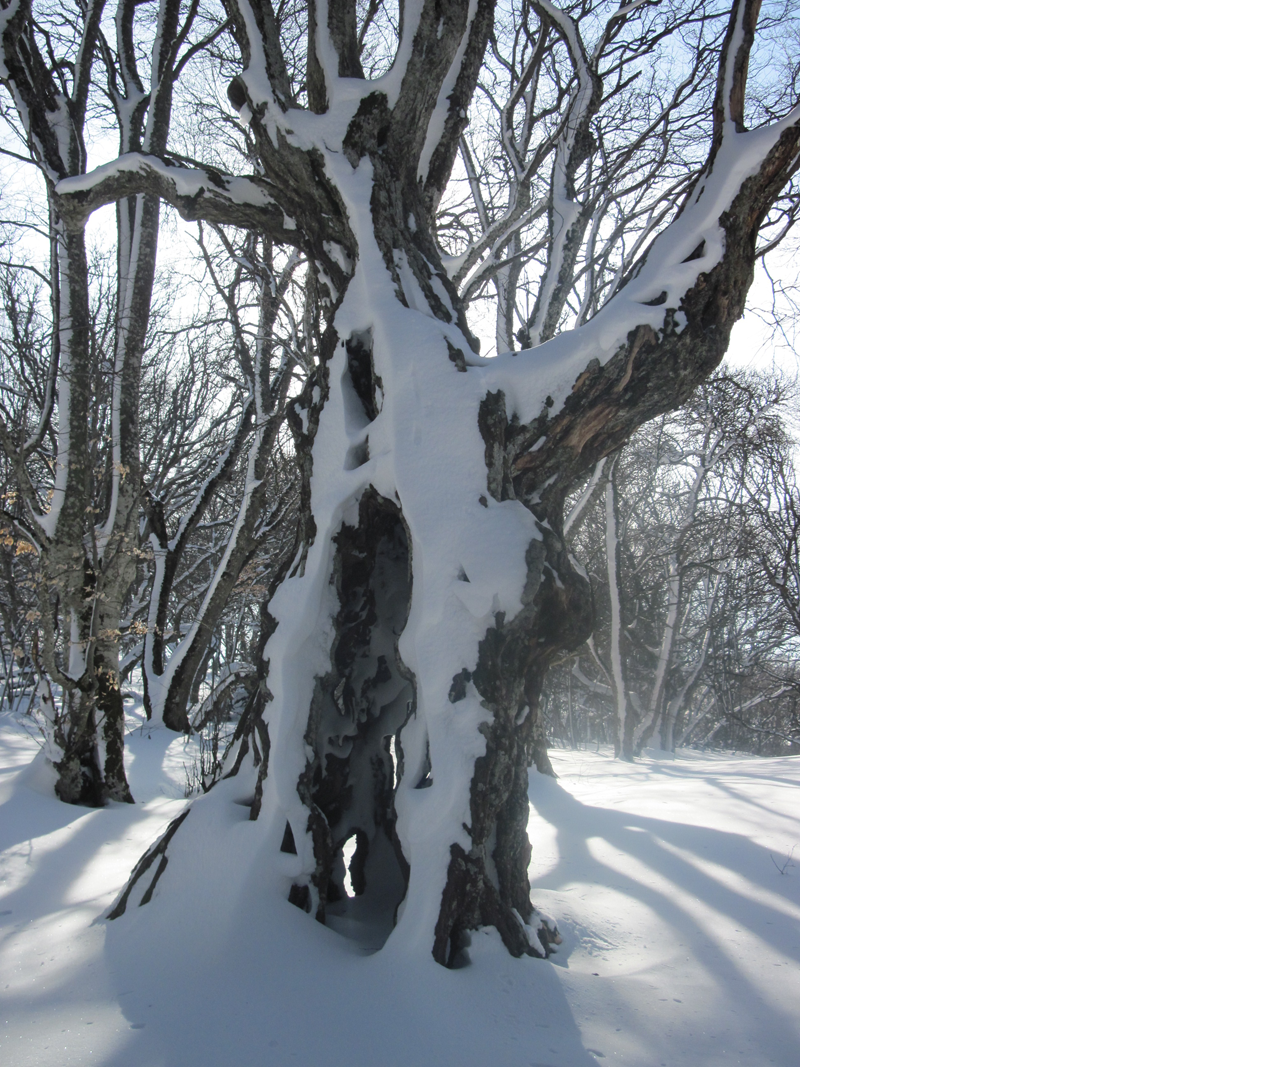
<file: JS_Ios/JS_Ios/index.html>
<!DOCTYPE html PUBLIC "-//W3C//DTD XHTML 1.0 Transitional//EN" "http://www.w3.org/TR/xhtml1/DTD/xhtml1-transitional.dtd">
<html xmlns="http://www.w3.org/1999/xhtml">
<head>
<meta http-equiv="Content-Type" content="text/html; charset=utf-8" />
<title>CSS</title>
<link rel="stylesheet" type="text/css" href="style.css" />
</head>
<body style="margin:0px; padding:0px">
<div id="image" />
</body>
</html>
</file>
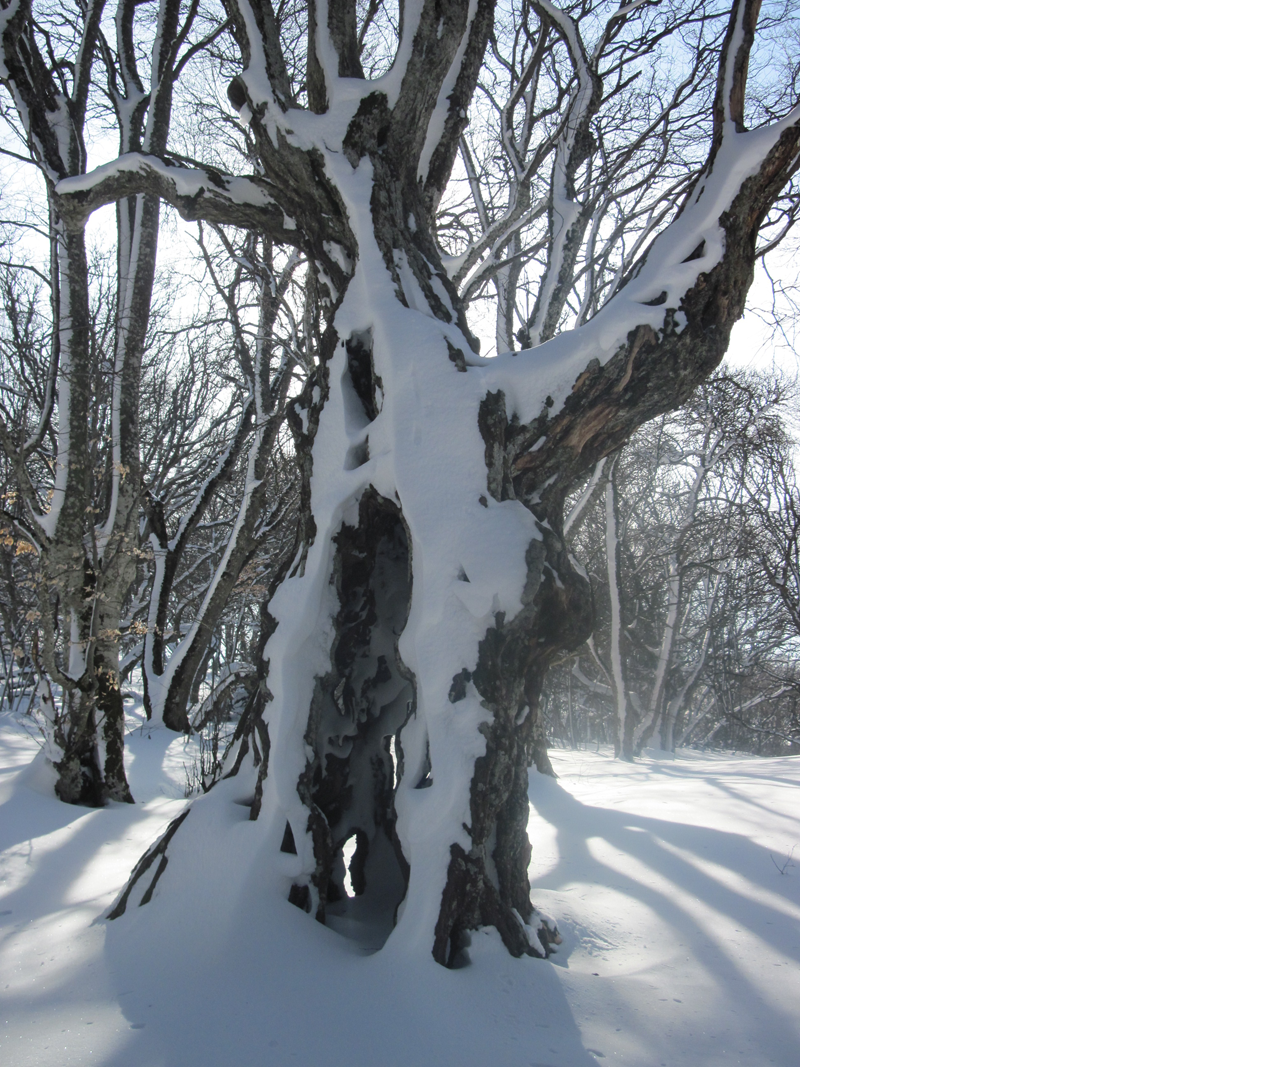
<file: web/test1.html>
<!DOCTYPE html PUBLIC "-//W3C//DTD XHTML 1.0 Transitional//EN" "http://www.w3.org/TR/xhtml1/DTD/xhtml1-transitional.dtd">
<html xmlns="http://www.w3.org/1999/xhtml">
<head>
<meta http-equiv="Content-Type" content="text/html; charset=utf-8" />
<title>Img</title>
</head>
<body style="margin:0px; padding:0px">
<img src="img.png" />
</body>
</html>
</file>
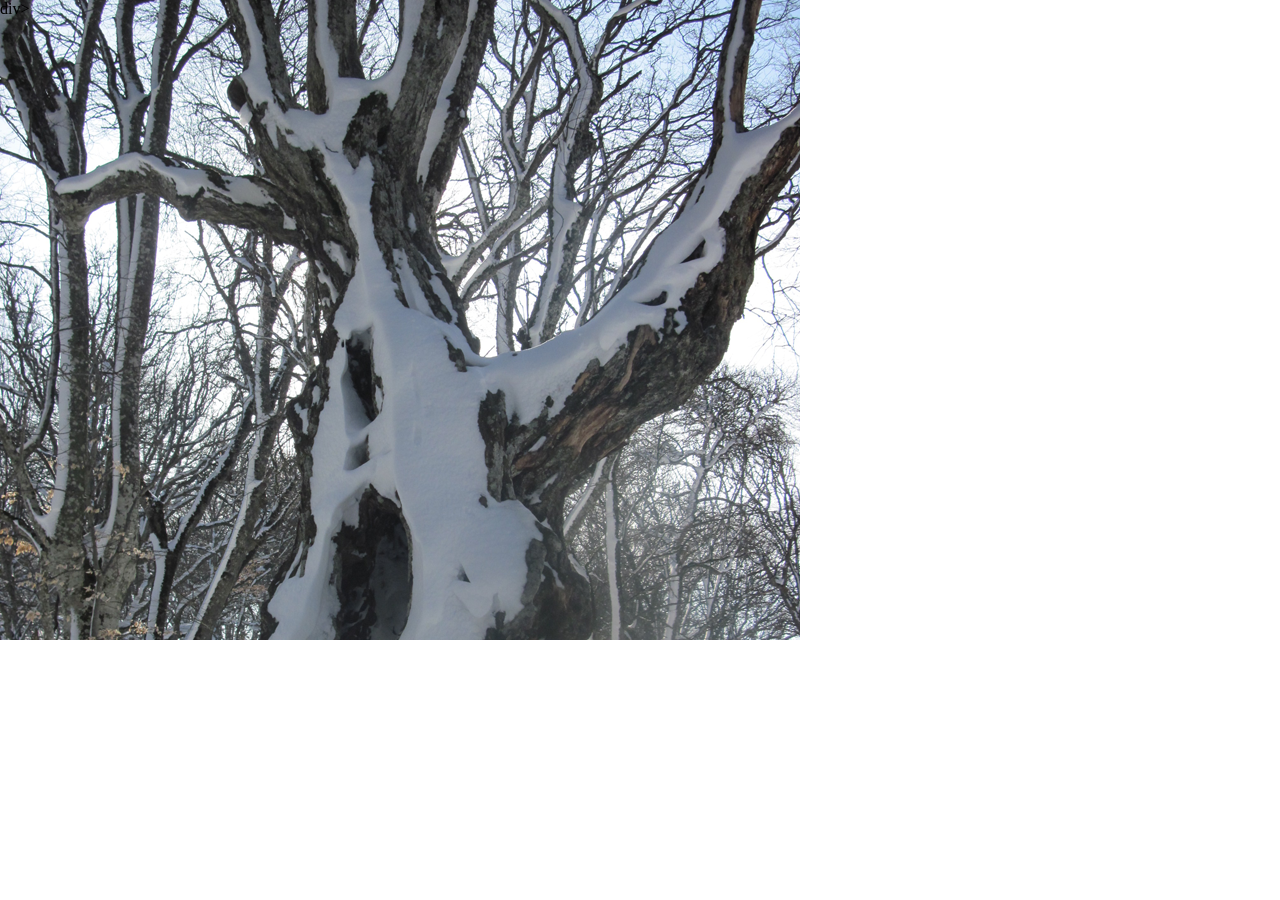
<file: web/test2.html>
<!DOCTYPE html PUBLIC "-//W3C//DTD XHTML 1.0 Transitional//EN" "http://www.w3.org/TR/xhtml1/DTD/xhtml1-transitional.dtd">
<html xmlns="http://www.w3.org/1999/xhtml">
<head>
<meta http-equiv="Content-Type" content="text/html; charset=utf-8" />
<title>CSS</title>
<style type="text/css" media="screen">
	#image
	{
		position:relative;
		width:480x;
		height:640px;
		background-image:url('img1.png');
		background-repeat:no-repeat;
	}
</style>
</head>
<body style="margin:0px; padding:0px">
<div id="image">div>
</body>
</html>
</file>
<file: JS_Ios/JS_Ios/style.css>
#image
{
    position:relative;
    width:800x;
    height:1067px;
    background-image:url('./img1.png');
    background-repeat:no-repeat;
}
</file>
